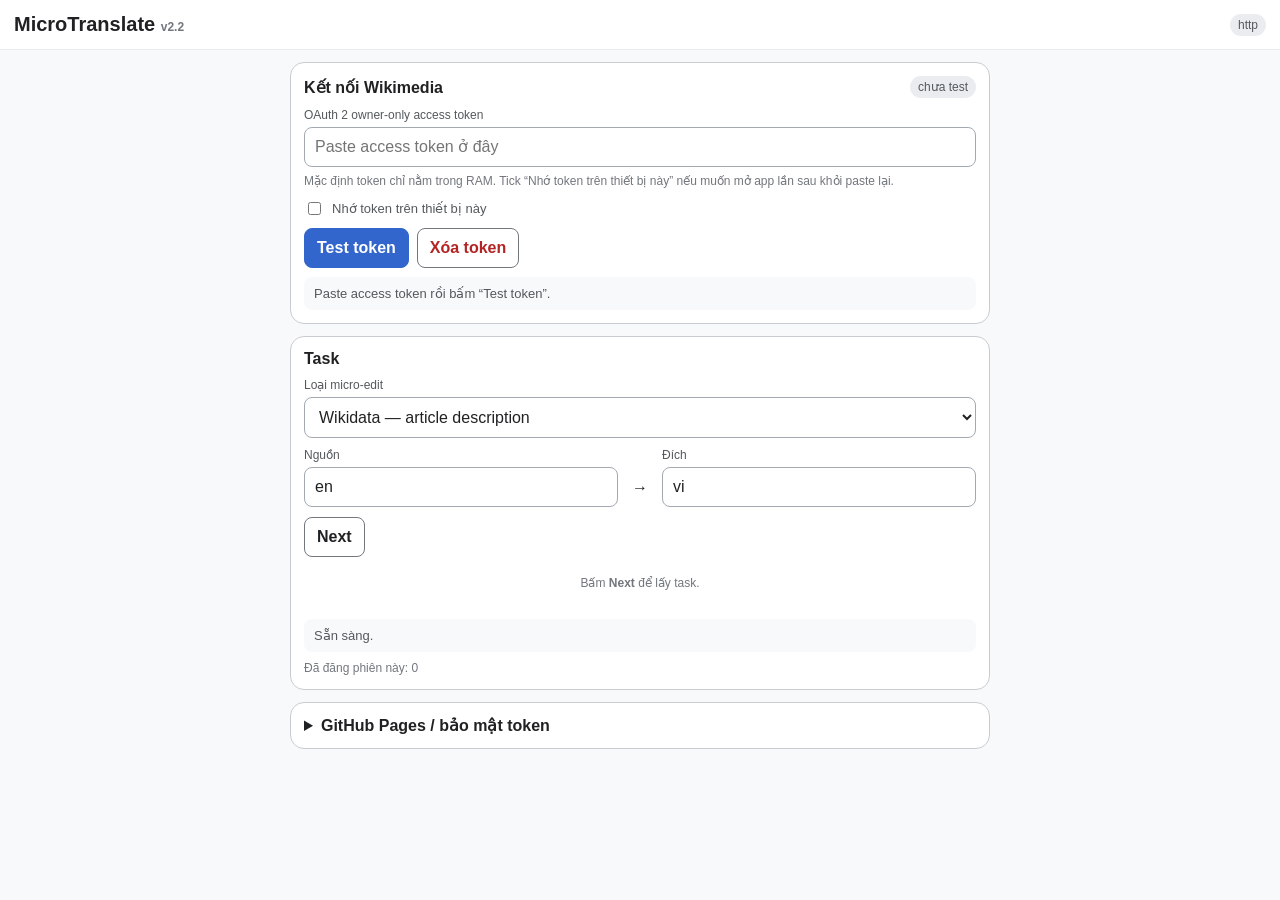
<file: microtranslate/index.html>
<!doctype html>
<html lang="vi">
<head>
<meta charset="utf-8">
<meta name="viewport" content="width=device-width, initial-scale=1, viewport-fit=cover">
<meta name="color-scheme" content="light dark">
<title>MicroTranslate</title>
<link rel="manifest" href="./manifest.webmanifest">
<link rel="apple-touch-icon" href="./icon.svg">
<meta name="theme-color" content="#ffffff">
<meta name="apple-mobile-web-app-capable" content="yes">
<meta name="apple-mobile-web-app-status-bar-style" content="default">
<meta name="apple-mobile-web-app-title" content="MicroTranslate">
<link rel="stylesheet" href="./styles.css">
</head>
<body>
<header>
  <h1>MicroTranslate <span class="small">v2.2</span></h1>
  <span id="where" class="pill"></span>
</header>

<main>
  <section class="card">
    <div class="row space">
      <strong>Kết nối Wikimedia</strong>
      <span id="auth-pill" class="pill">chưa test</span>
    </div>

    <div style="margin-top:10px">
      <label for="token">OAuth 2 owner-only access token</label>
      <input id="token" type="password" autocomplete="off" spellcheck="false" placeholder="Paste access token ở đây">
      <div class="small" style="margin-top:6px">Mặc định token chỉ nằm trong RAM. Tick “Nhớ token trên thiết bị này” nếu muốn mở app lần sau khỏi paste lại.</div>
      <label style="margin-top:9px;display:flex;gap:8px;align-items:center;font-size:13px">
        <input id="remember-token" type="checkbox" style="width:auto"> Nhớ token trên thiết bị này
      </label>
    </div>

    <div class="row" style="margin-top:10px">
      <button id="test-auth" type="button" class="primary">Test token</button>
      <button id="clear-token" type="button" class="danger">Xóa token</button>
    </div>
    <div id="auth-status" class="status">Paste access token rồi bấm “Test token”.</div>
  </section>

  <section class="card">
    <strong>Task</strong>
    <div style="margin-top:10px">
      <label for="mode">Loại micro-edit</label>
      <select id="mode">
        <option value="wikidata">Wikidata — article description</option>
        <option value="commons">Commons — image caption</option>
      </select>
    </div>

    <div class="grid" style="margin-top:10px">
      <div><label for="src">Nguồn</label><input id="src" value="en" maxlength="15" autocapitalize="none" spellcheck="false"></div>
      <div style="padding-bottom:10px;text-align:center">→</div>
      <div><label for="dst">Đích</label><input id="dst" value="vi" maxlength="15" autocapitalize="none" spellcheck="false"></div>
    </div>

    <div class="row" style="margin-top:10px"><button id="next" type="button">Next</button></div>
    <div id="empty" class="small" style="padding:18px 0;text-align:center">Bấm <b>Next</b> để lấy task.</div>

    <div id="task" class="hidden" style="margin-top:12px">
      <div id="kind" class="kind"></div>
      <div id="title" class="title"></div>
      <img id="image" class="preview hidden" alt="">
      <div id="source" class="source"></div>
      <div id="links" class="links"></div>
      <label for="answer">Bản dịch</label>
      <textarea id="answer" maxlength="250" placeholder="Nhập bản dịch ngắn…"></textarea>
      <div id="count" class="counter">0 / 250</div>
      <div class="actions"><button id="skip" type="button">Bỏ qua</button><button id="publish" type="button" class="primary">Đăng & tiếp</button></div>
    </div>

    <div id="task-status" class="status">Sẵn sàng.</div>
    <div id="stats" class="small" style="margin-top:8px">Đã đăng phiên này: 0</div>
  </section>

  <details class="card">
    <summary>GitHub Pages / bảo mật token</summary>
    <div class="small" style="margin-top:8px">Trang này là static HTML, không chứa token trong source code. Nếu bật “Nhớ token”, access token chỉ được lưu trong <code>localStorage</code> của origin GitHub Pages này trên thiết bị hiện tại. Đừng commit token/client secret vào repository. Wikimedia Action API được gọi bằng <code>crossorigin=</code> + OAuth Bearer token.</div>
  </details>
</main>

<script src="./app-core.js" defer></script>
<script src="./app-main.js" defer></script>
<script src="./app-fix.js?v=2.2" defer></script>
<script>
if ('serviceWorker' in navigator) {
  window.addEventListener('load', function () {
    navigator.serviceWorker.register('./sw.js').catch(function (err) { console.error('Service worker:', err); });
  });
}
</script>
</body>
</html>
</file>
<file: microtranslate/styles.css>
:root {
    font-family: -apple-system, BlinkMacSystemFont, "Segoe UI", sans-serif;
    color: #202122;
    background: #f8f9fa;
  }
  * { box-sizing: border-box; }
  body { margin: 0; background: #f8f9fa; }
  header {
    position: sticky; top: 0; z-index: 5;
    display: flex; align-items: center; gap: 10px;
    padding: 13px 14px;
    background: #fff;
    border-bottom: 1px solid #eaecf0;
  }
  h1 { margin: 0; font-size: 20px; flex: 1; }
  main {
    width: min(720px, 100%);
    margin: 0 auto;
    padding: 12px 10px calc(28px + env(safe-area-inset-bottom));
  }
  .card {
    background: #fff;
    border: 1px solid #c8ccd1;
    border-radius: 14px;
    padding: 13px;
    margin-bottom: 12px;
  }
  .row { display: flex; gap: 8px; align-items: center; flex-wrap: wrap; }
  .space { justify-content: space-between; }
  .grid {
    display: grid;
    grid-template-columns: 1fr 28px 1fr;
    gap: 8px;
    align-items: end;
  }
  label {
    display: block;
    margin: 0 0 5px;
    font-size: 12px;
    color: #54595d;
  }
  input, select, textarea, button { font: inherit; }
  input, select, textarea {
    width: 100%;
    padding: 10px;
    border: 1px solid #a2a9b1;
    border-radius: 8px;
    background: #fff;
    color: #202122;
  }
  textarea { min-height: 88px; resize: vertical; }
  button {
    min-height: 40px;
    padding: 8px 12px;
    border: 1px solid #72777d;
    border-radius: 8px;
    background: #fff;
    color: #202122;
    font-weight: 650;
  }
  button.primary { background: #36c; border-color: #36c; color: #fff; }
  button.danger { color: #b32424; }
  button:disabled, input:disabled, select:disabled, textarea:disabled { opacity: .55; }
  .small { font-size: 12px; color: #72777d; line-height: 1.4; }
  .pill {
    padding: 4px 8px; border-radius: 999px;
    background: #eaecf0; color: #54595d; font-size: 12px;
  }
  .status {
    margin-top: 9px;
    padding: 9px 10px;
    border-radius: 8px;
    background: #f8f9fa;
    color: #54595d;
    font-size: 13px;
    white-space: pre-wrap;
    overflow-wrap: anywhere;
  }
  .status.error { background: #ffe9e5; color: #9f3526; }
  .status.ok { background: #dff2eb; color: #14866d; }
  .source {
    margin: 9px 0;
    padding: 10px;
    border-radius: 8px;
    background: #f1f2f3;
    line-height: 1.45;
  }
  .title { font-size: 18px; font-weight: 750; margin: 4px 0 8px; }
  .kind { font-size: 12px; color: #72777d; }
  .links { display: flex; gap: 12px; flex-wrap: wrap; margin: 8px 0 10px; font-size: 13px; }
  .links a { color: #36c; text-decoration: none; }
  .preview {
    display: block; width: 100%; max-height: 300px;
    object-fit: contain; border-radius: 9px; background: #f8f9fa;
    margin: 8px 0;
  }
  .actions { display: grid; grid-template-columns: 1fr 1.5fr; gap: 8px; margin-top: 8px; }
  .counter { text-align: right; color: #72777d; font-size: 11px; margin-top: 3px; }
  .hidden { display: none !important; }
  code { background: #f1f2f3; border-radius: 4px; padding: 1px 4px; }
  details summary { cursor: pointer; font-weight: 650; }
  @media (prefers-color-scheme: dark) {
    :root { color: #eaecf0; background: #101418; }
    body { background: #101418; }
    header, .card { background: #20262c; border-color: #3a424a; }
    input, select, textarea, button { background: #171c21; color: #eaecf0; border-color: #72777d; }
    button.primary { background: #36c; color: #fff; }
    .small, label, .kind, .counter { color: #aeb6be; }
    .pill, .source, code { background: #2a3138; color: #eaecf0; }
    .status { background: #171c21; color: #c8ccd1; }
    .status.error { background: #4a201e; color: #ffd6d1; }
    .status.ok { background: #15382d; color: #b8f2db; }
    .preview { background: #171c21; }
  }
</file>
